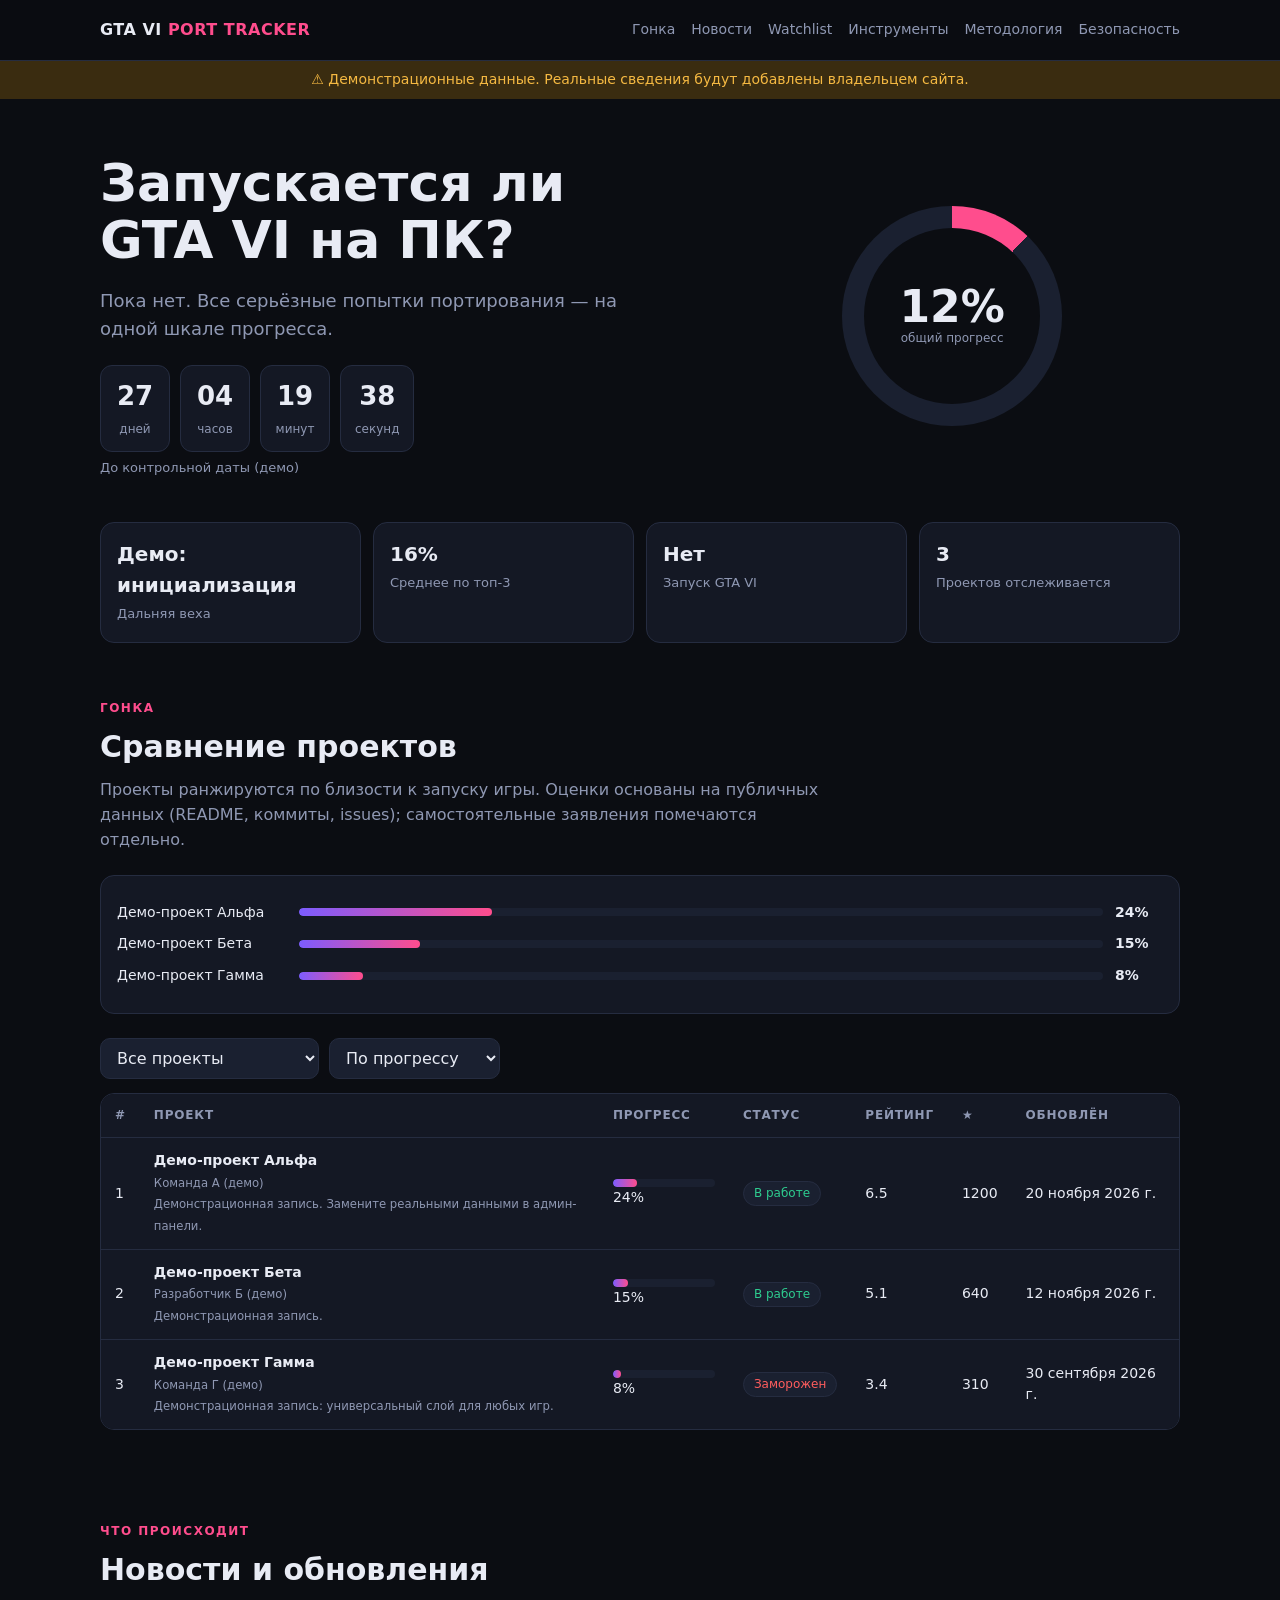
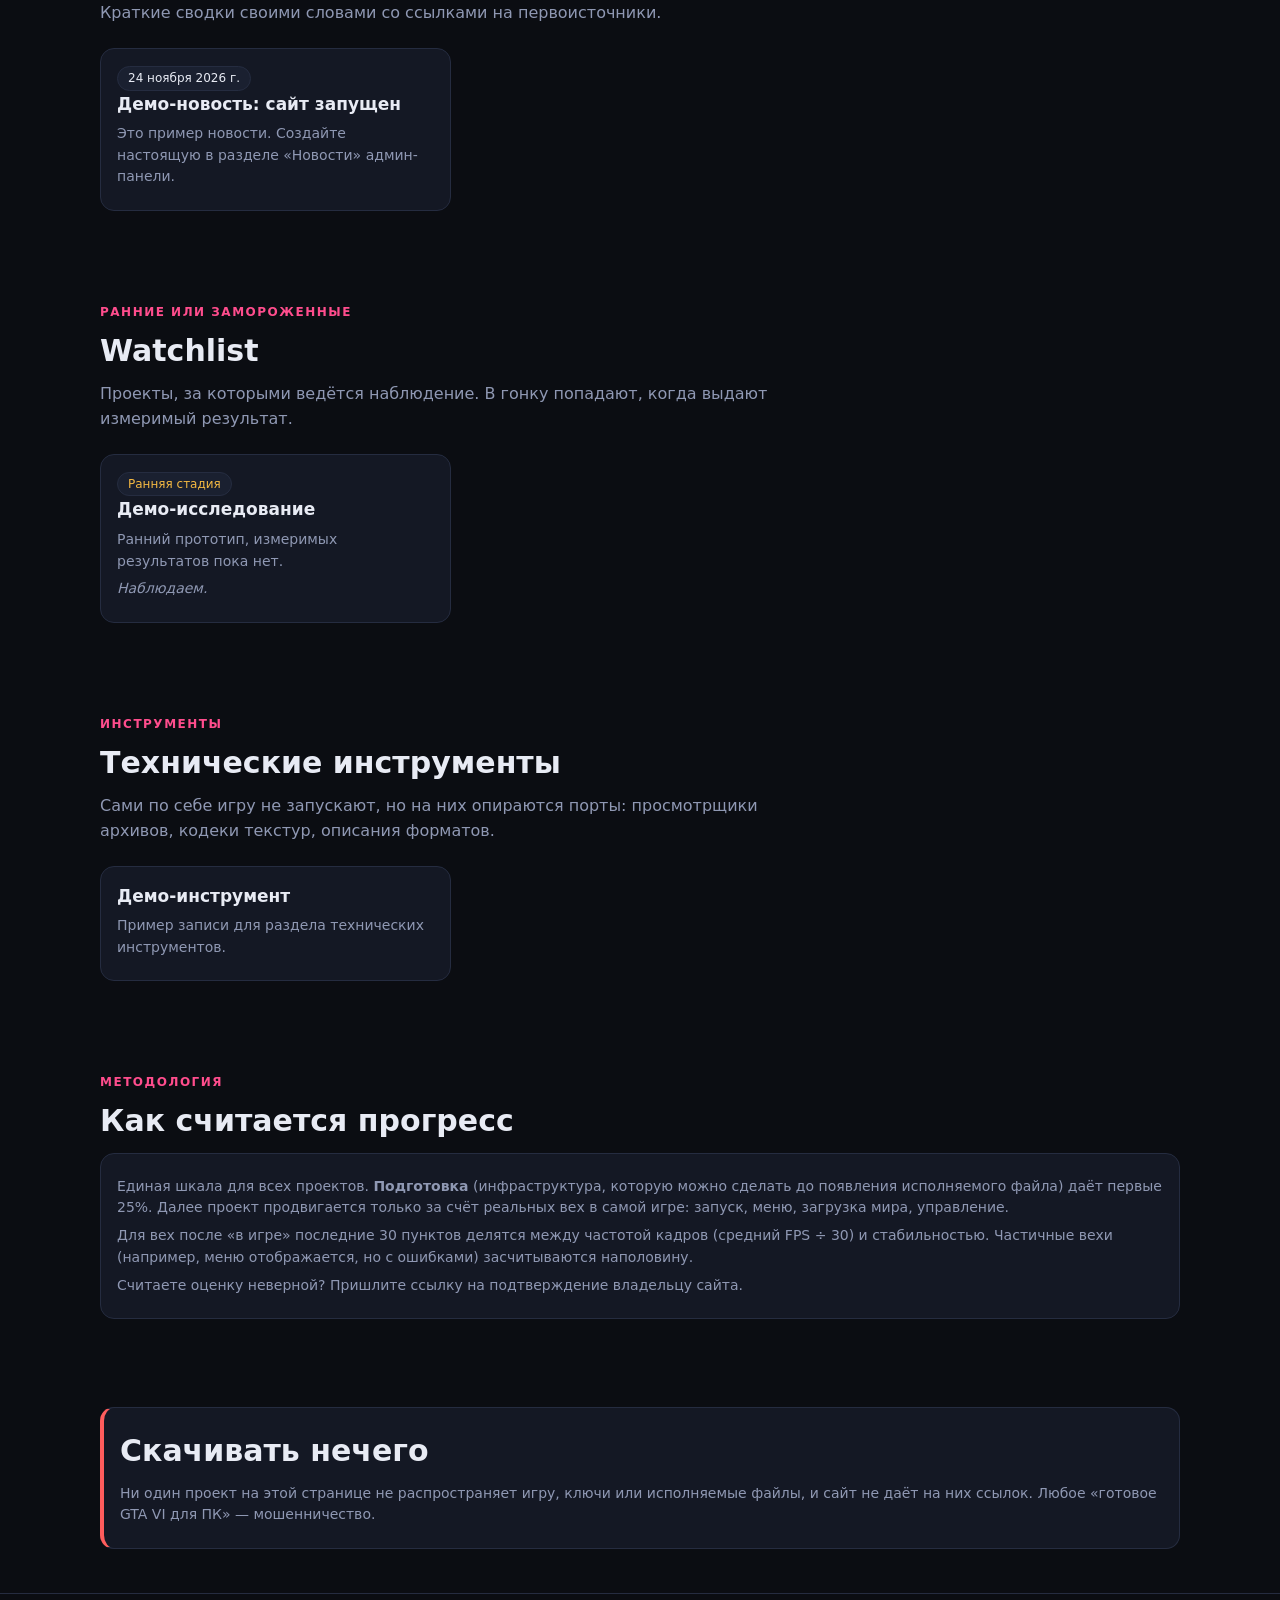
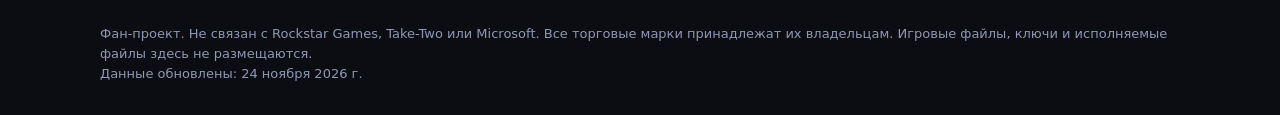
<file: index.html>
<!doctype html>
<html lang="ru"><head>
<meta charset="utf-8"><meta name="viewport" content="width=device-width,initial-scale=1">
<title>GTA VI Port Tracker — запускается ли GTA VI на ПК?</title>
<meta name="description" content="Мониторинг портирования GTA VI на ПК: прогресс, проекты, новости, методология.">
<meta name="theme-color" content="#0b0d12"><link rel="stylesheet" href="assets/style.css">
</head><body>
<header class="top"><div class="wrap"><a class="logo" href="#top">GTA VI <b>PORT TRACKER</b></a>
<nav id="nav"></nav></div></header>
<div id="demo" class="demo" hidden>⚠ Демонстрационные данные. Реальные сведения будут добавлены владельцем сайта.</div>
<main id="top"><div class="wrap">
<div class="hero"><div><h1 id="h1">Загрузка…</h1><p class="lead" id="sub"></p>
<div class="cd" id="cd"><div><b id="cd-d">--</b><span>дней</span></div><div><b id="cd-h">--</b><span>часов</span></div><div><b id="cd-m">--</b><span>минут</span></div><div><b id="cd-s">--</b><span>секунд</span></div></div>
<div class="cdl" id="cdl"></div></div>
<div class="ring" id="ring" style="--p:0"><div><b id="ov">0%</b><small>общий прогресс</small></div></div></div>
<div class="tiles" id="tiles"></div></div>
<section id="race" data-s="race"><div class="wrap"><span class="kick">Гонка</span><h2>Сравнение проектов</h2>
<p class="sub">Проекты ранжируются по близости к запуску игры. Оценки основаны на публичных данных (README, коммиты, issues); самостоятельные заявления помечаются отдельно.</p>
<div class="card chart" id="chart"></div><br>
<div class="ctl"><select id="flt"><option value="all">Все проекты</option><option value="gta6">Только GTA VI</option><option value="layer">Слои для любых игр</option></select>
<select id="srt"><option value="progress">По прогрессу</option><option value="rating">По рейтингу</option><option value="stars">По звёздам</option><option value="updated">По активности</option></select></div>
<div class="tw"><table><thead><tr><th>#</th><th>Проект</th><th>Прогресс</th><th>Статус</th><th>Рейтинг</th><th>★</th><th>Обновлён</th></tr></thead><tbody id="tb"></tbody></table></div></div></section>
<section id="news" data-s="news"><div class="wrap"><span class="kick">Что происходит</span><h2>Новости и обновления</h2><p class="sub">Краткие сводки своими словами со ссылками на первоисточники.</p><div class="grid" id="newsg"></div></div></section>
<section id="watchlist" data-s="watchlist"><div class="wrap"><span class="kick">Ранние или замороженные</span><h2>Watchlist</h2><p class="sub">Проекты, за которыми ведётся наблюдение. В гонку попадают, когда выдают измеримый результат.</p><div class="grid" id="wl"></div></div></section>
<section id="toolkit" data-s="toolkit"><div class="wrap"><span class="kick">Инструменты</span><h2>Технические инструменты</h2><p class="sub">Сами по себе игру не запускают, но на них опираются порты: просмотрщики архивов, кодеки текстур, описания форматов.</p><div class="grid" id="tk"></div></div></section>
<section id="method" data-s="method"><div class="wrap"><span class="kick">Методология</span><h2>Как считается прогресс</h2>
<div class="card"><p>Единая шкала для всех проектов. <b>Подготовка</b> (инфраструктура, которую можно сделать до появления исполняемого файла) даёт первые 25%. Далее проект продвигается только за счёт реальных вех в самой игре: запуск, меню, загрузка мира, управление.</p>
<p>Для вех после «в игре» последние 30 пунктов делятся между частотой кадров (средний FPS ÷ 30) и стабильностью. Частичные вехи (например, меню отображается, но с ошибками) засчитываются наполовину.</p>
<p>Считаете оценку неверной? Пришлите ссылку на подтверждение владельцу сайта.</p></div></div></section>
<section id="safety" data-s="safety"><div class="wrap"><div class="card warn"><h2>Скачивать нечего</h2><p>Ни один проект на этой странице не распространяет игру, ключи или исполняемые файлы, и сайт не даёт на них ссылок. Любое «готовое GTA VI для ПК» — мошенничество.</p></div></div></section>
</main>
<footer><div class="wrap">Фан-проект. Не связан с Rockstar Games, Take-Two или Microsoft. Все торговые марки принадлежат их владельцам. Игровые файлы, ключи и исполняемые файлы здесь не размещаются.<br>Данные обновлены: <span id="upd">—</span></div></footer>
<script src="config.js"></script><script src="assets/app.js"></script>
</body></html>
</file>
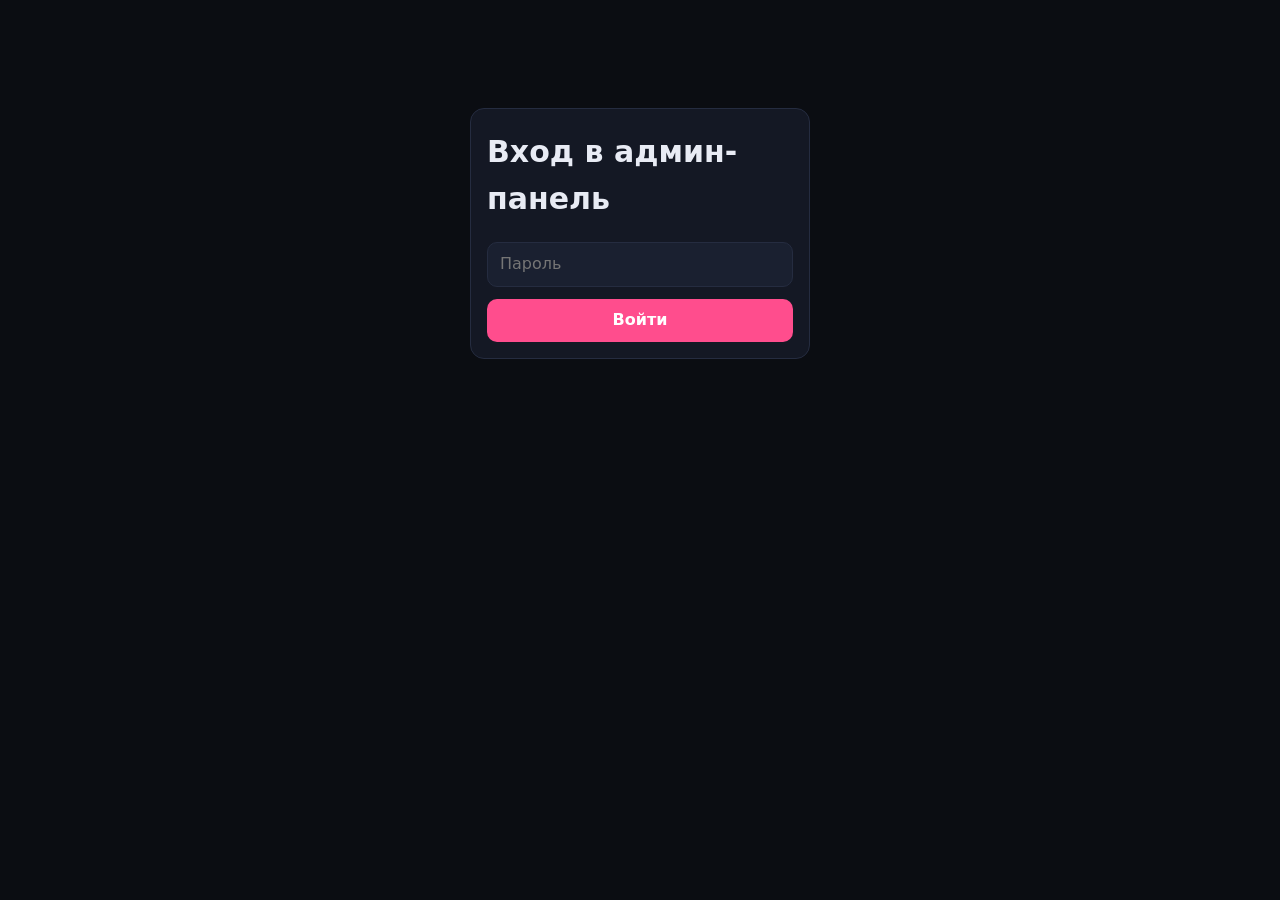
<file: admin/index.html>
<!doctype html>
<html lang="ru"><head><meta charset="utf-8"><meta name="viewport" content="width=device-width,initial-scale=1">
<meta name="robots" content="noindex,nofollow"><title>Админ-панель — GTA VI Port Tracker</title>
<link rel="stylesheet" href="../assets/style.css"></head><body>
<div id="root"></div><div id="toasts"></div>
<script src="../config.js"></script><script src="admin.js"></script>
</body></html>
</file>
<file: assets/style.css>
:root{--bg:#0b0d12;--card:#141824;--card2:#1a2030;--line:#252c40;--tx:#e8ebf4;--mu:#8f98b3;--ac:#ff4d8d;--ac2:#7c5cff;--ok:#2ecc8f;--wa:#f5b942;--er:#ff5d5d;--r:14px}
*{box-sizing:border-box}html{scroll-behavior:smooth}
body{margin:0;background:var(--bg);color:var(--tx);font:16px/1.55 Inter,system-ui,-apple-system,Segoe UI,Roboto,sans-serif}
a{color:var(--ac);text-decoration:none}a:hover{text-decoration:underline}
.wrap{max-width:1120px;margin:0 auto;padding:0 20px}
header.top{position:sticky;top:0;z-index:20;background:rgba(11,13,18,.85);backdrop-filter:blur(10px);border-bottom:1px solid var(--line)}
header.top .wrap{display:flex;align-items:center;gap:20px;height:60px;overflow-x:auto}
.logo{font-weight:800;letter-spacing:.5px;color:var(--tx);white-space:nowrap}.logo b{color:var(--ac)}
nav{display:flex;gap:16px;margin-left:auto}nav a{color:var(--mu);font-size:14px;white-space:nowrap}nav a:hover{color:var(--tx);text-decoration:none}
.demo{background:#3a2c10;color:var(--wa);text-align:center;padding:8px;font-size:14px}
.hero{padding:56px 0 32px;display:grid;grid-template-columns:1.3fr 1fr;gap:32px;align-items:center}
h1{font-size:clamp(30px,5vw,52px);line-height:1.1;margin:0 0 12px}
.lead{color:var(--mu);font-size:18px;max-width:560px}
.cd{display:flex;gap:10px;margin:22px 0 6px}.cd div{background:var(--card);border:1px solid var(--line);border-radius:12px;padding:10px 14px;text-align:center;min-width:70px}
.cd b{display:block;font-size:26px;font-variant-numeric:tabular-nums}.cd span{font-size:12px;color:var(--mu)}
.cdl{color:var(--mu);font-size:13px}
.ring{width:220px;height:220px;border-radius:50%;margin:auto;display:grid;place-items:center;background:conic-gradient(var(--ac) calc(var(--p)*1%),var(--card2) 0)}
.ring div{width:176px;height:176px;border-radius:50%;background:var(--bg);display:grid;place-items:center;align-content:center;text-align:center}
.ring b{font-size:44px;line-height:1}.ring small{color:var(--mu);font-size:12px}
.tiles{display:grid;grid-template-columns:repeat(4,1fr);gap:12px;margin:12px 0 8px}
.tile,.card{background:var(--card);border:1px solid var(--line);border-radius:var(--r);padding:16px}
.tile b{display:block;font-size:20px}.tile span{color:var(--mu);font-size:13px}
section{padding:44px 0}.kick{color:var(--ac);text-transform:uppercase;letter-spacing:1.5px;font-size:12px;font-weight:700}
h2{font-size:30px;margin:4px 0 8px}.sub{color:var(--mu);max-width:720px;margin:0 0 22px}
.bar{height:8px;background:var(--card2);border-radius:99px;overflow:hidden;min-width:90px}
.bar i{display:block;height:100%;width:0;background:linear-gradient(90deg,var(--ac2),var(--ac));border-radius:99px;transition:width 1s cubic-bezier(.2,.8,.2,1)}
.ctl{display:flex;gap:10px;flex-wrap:wrap;margin-bottom:14px}
select,input,textarea{background:var(--card2);color:var(--tx);border:1px solid var(--line);border-radius:10px;padding:9px 12px;font:inherit;width:100%}
.ctl select{width:auto}
.tw{overflow-x:auto;border:1px solid var(--line);border-radius:var(--r)}
table{width:100%;border-collapse:collapse;background:var(--card)}
th,td{padding:12px 14px;text-align:left;border-bottom:1px solid var(--line);font-size:14px;vertical-align:middle}
th{color:var(--mu);font-weight:600;font-size:12px;text-transform:uppercase;letter-spacing:.8px}tr:last-child td{border-bottom:0}
.badge{display:inline-block;padding:2px 10px;border-radius:99px;font-size:12px;background:var(--card2);border:1px solid var(--line)}
.b-active,.b-playable,.b-published{color:var(--ok)}.b-early,.b-draft{color:var(--wa)}.b-stalled{color:var(--er)}
.grid{display:grid;grid-template-columns:repeat(auto-fill,minmax(280px,1fr));gap:14px}
.card h3{margin:0 0 6px;font-size:17px}.card p{margin:6px 0;color:var(--mu);font-size:14px}.card img,.card video{width:100%;border-radius:10px;margin-bottom:10px}
.chart .row{display:grid;grid-template-columns:170px 1fr 48px;gap:12px;align-items:center;margin:10px 0;font-size:14px}
.warn{border-left:4px solid var(--er)}
footer{border-top:1px solid var(--line);padding:30px 0;color:var(--mu);font-size:13px}
.reveal{opacity:0;transform:translateY(14px);transition:.6s}.reveal.in{opacity:1;transform:none}
.btn{background:var(--ac);color:#fff;border:0;border-radius:10px;padding:9px 16px;font:inherit;font-weight:600;cursor:pointer;width:auto}
.btn:hover{filter:brightness(1.1)}.btn.ghost{background:var(--card2);border:1px solid var(--line);color:var(--tx)}.btn.danger{background:var(--er)}.btn.sm{padding:5px 10px;font-size:13px}
@media(max-width:800px){.hero{grid-template-columns:1fr}.tiles{grid-template-columns:repeat(2,1fr)}.chart .row{grid-template-columns:110px 1fr 40px}}
.login{max-width:380px;margin:12vh auto;padding:0 20px}.login .card{display:grid;gap:12px}
.app{display:grid;grid-template-columns:230px 1fr;min-height:100vh}
.side{background:var(--card);border-right:1px solid var(--line);padding:18px 12px;position:sticky;top:0;height:100vh;display:flex;flex-direction:column;gap:4px}
.side a{display:block;padding:10px 12px;border-radius:10px;color:var(--mu);cursor:pointer}.side a.on,.side a:hover{background:var(--card2);color:var(--tx);text-decoration:none}
.main{padding:26px;min-width:0}.bar2{display:flex;gap:10px;align-items:center;margin-bottom:20px;flex-wrap:wrap}.bar2 h2{margin:0 auto 0 0}
.form{display:grid;gap:12px}.form label{font-size:13px;color:var(--mu);display:grid;gap:5px}
.modal{position:fixed;inset:0;background:rgba(0,0,0,.65);display:grid;place-items:center;z-index:50;padding:16px}
.modal>div{background:var(--card);border:1px solid var(--line);border-radius:var(--r);padding:22px;width:min(560px,100%);max-height:92vh;overflow:auto}
.modal.wide>div{width:min(1100px,100%);height:90vh;padding:0}.modal iframe{width:100%;height:100%;border:0;border-radius:var(--r)}
#toasts{position:fixed;right:16px;bottom:16px;display:grid;gap:8px;z-index:99}
.toast{background:var(--card2);border:1px solid var(--line);border-left:4px solid var(--ok);padding:12px 16px;border-radius:10px}.toast.err{border-left-color:var(--er)}
.form label.chk{display:flex;align-items:center;gap:10px;color:var(--tx)}.chk input{width:auto}
.dirty{color:var(--wa);font-size:13px}
@media(max-width:800px){.app{grid-template-columns:1fr}.side{position:static;height:auto;flex-direction:row;flex-wrap:wrap}}
</file>
